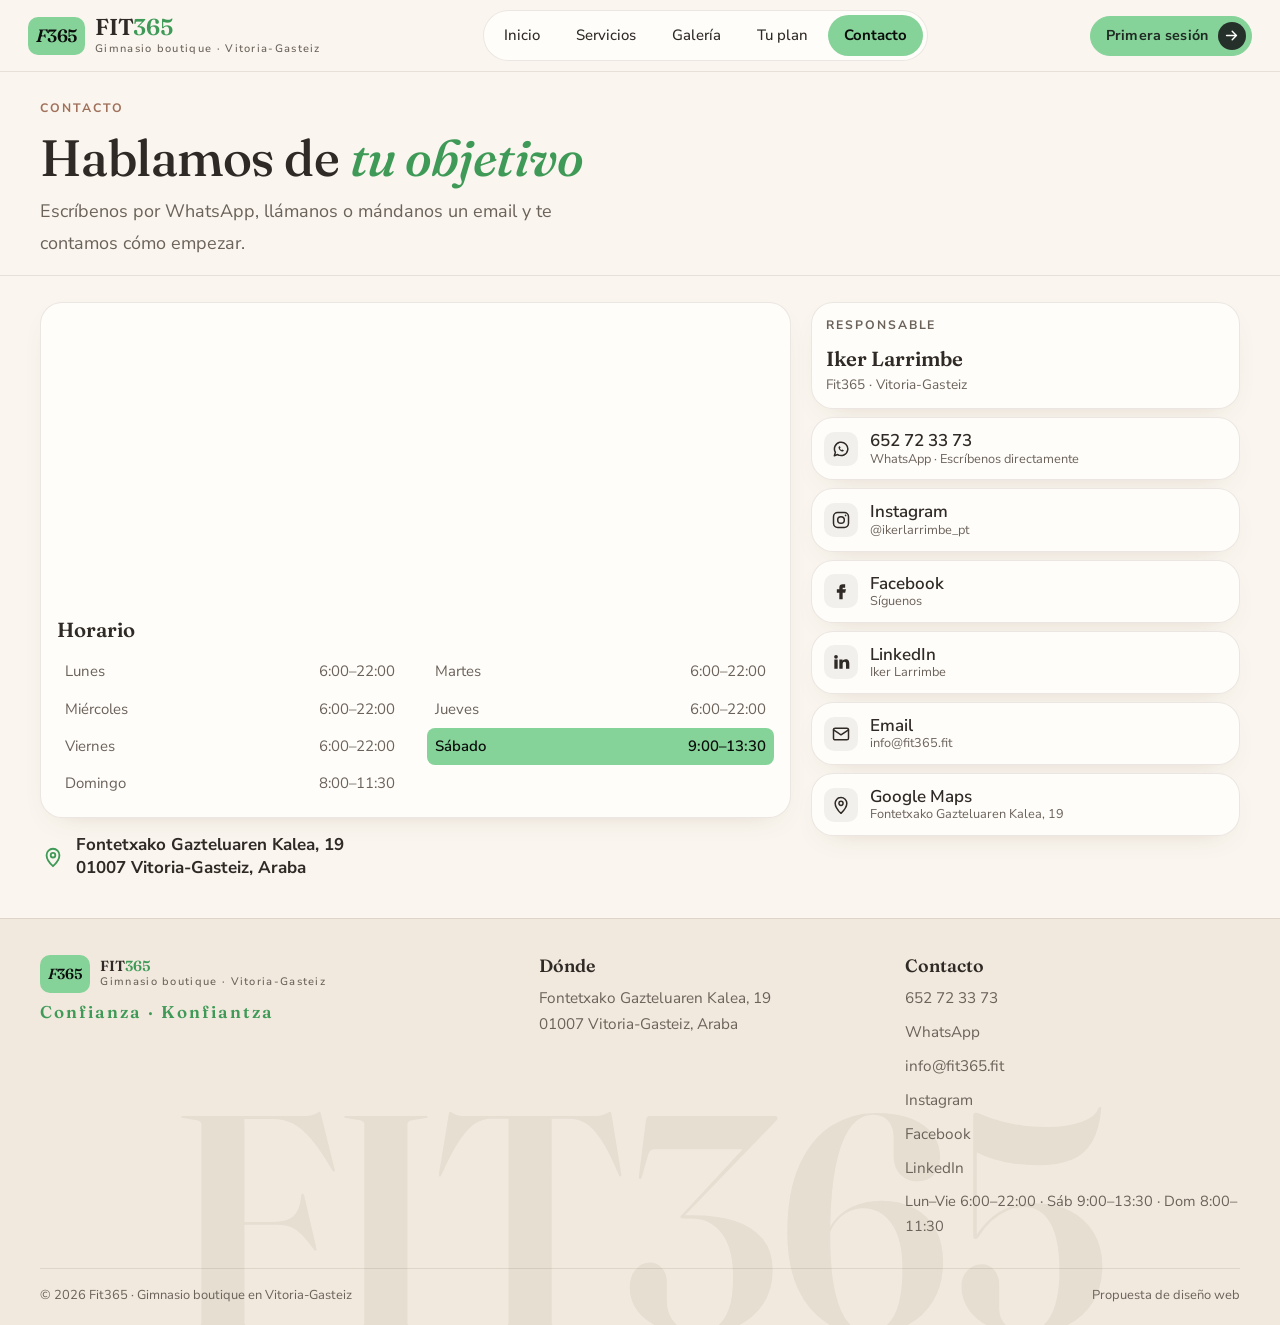
<file: contacto.html>
<!doctype html><html lang="es"><head><meta charset="utf-8"><meta name="viewport" content="width=device-width,initial-scale=1"><title>Contacto · Fit365 Vitoria-Gasteiz</title><meta name="description" content="Contacta con Fit365, entrenamiento personal en Vitoria-Gasteiz. Teléfono 652 72 33 73."><meta name="theme-color" content="#f6f7f4">
<meta property="og:title" content="Contacto · Fit365 Vitoria-Gasteiz"><meta property="og:description" content="Contacta con Fit365, entrenamiento personal en Vitoria-Gasteiz. Teléfono 652 72 33 73."><meta property="og:image" content="https://lh3.googleusercontent.com/gps-cs-s/ANWiy9Q2U6zAyzDCEZqHmc8WQFQ8y7mQwWJT0aYT1OIR032Qg7TMF3v2zaxjo2BTF3S9zoaNhRB7Az7M8hvb9YmtrIvDWG-oca4fxeAI-YsGqB-t4oLVMfjrM0M99s0jplXrd5ArydN-Uw=w1200">
<link rel="icon" href="favicon.svg" type="image/svg+xml"><link rel="preconnect" href="https://fonts.googleapis.com"><link rel="preconnect" href="https://fonts.gstatic.com" crossorigin>
<link href="https://fonts.googleapis.com/css2?family=Fraunces:ital,opsz,wght@0,9..144,400..600;1,9..144,400..600&family=Nunito+Sans:wght@400;600;700&display=swap" rel="stylesheet"><link rel="stylesheet" href="styles.css?v=1792850375"></head><body>
<header class="top"><a class="brand" href="index.html?v=1792850375"><span class="logo">F<i>365</i></span><span>FIT<em>365</em><small>Gimnasio boutique · Vitoria-Gasteiz</small></span></a>
<nav class="menu"><a href="index.html?v=1792850375">Inicio</a><a href="servicios.html?v=1792850375">Servicios</a><a href="galeria.html?v=1792850375">Galería</a><a href="plan.html?v=1792850375">Tu plan</a><a href="contacto.html?v=1792850375" class=on>Contacto</a></nav>
<div class="act"><a class="btn mag sm pri hcta" href="plan.html?v=1792850375"><span class="bt">Primera sesión</span><span class="ba"><svg viewBox="0 0 24 24" aria-hidden="true"><path d="M5 12h14M13 6l6 6-6 6"/></svg></span></a><button class="burger" aria-label="Menú" aria-expanded="false"><span></span><span></span></button></div></header>
<main><section class="phd pc"><div class="wrap"><p class="kick">Contacto</p><h1>Hablamos de <span class="hl">tu objetivo</span></h1><p class="lead">Escríbenos por WhatsApp, llámanos o mándanos un email y te contamos cómo empezar.</p></div></section>
<section class="sec pc"><div class="wrap cg"><div class="mcol"><div class="mapbox"><iframe title="Mapa de Fit365" loading="lazy" src="https://maps.google.com/maps?q=Fontetxako%20Gazteluaren%20Kalea%2019%2C%2001007%20Vitoria-Gasteiz&z=16&output=embed"></iframe>
<div class="hours"><b>Horario</b><ul id="hours"><li data-d="1"><span>Lunes</span><span>6:00–22:00</span></li><li data-d="2"><span>Martes</span><span>6:00–22:00</span></li><li data-d="3"><span>Miércoles</span><span>6:00–22:00</span></li><li data-d="4"><span>Jueves</span><span>6:00–22:00</span></li><li data-d="5"><span>Viernes</span><span>6:00–22:00</span></li><li data-d="6"><span>Sábado</span><span>9:00–13:30</span></li><li data-d="0"><span>Domingo</span><span>8:00–11:30</span></li></ul></div></div>
<a class="addr" href="https://www.google.com/maps/search/?api=1&query=Fit365%20Fontetxako%20Gazteluaren%20Kalea%2019%20Vitoria-Gasteiz" target="_blank" rel="noopener"><svg viewBox="0 0 24 24"><path d="M12 22s7-6.5 7-12a7 7 0 0 0-14 0c0 5.5 7 12 7 12z"/><circle cx="12" cy="10" r="2.5"/></svg><span><b>Fontetxako Gazteluaren Kalea, 19</b><b>01007 Vitoria-Gasteiz, Araba</b></span></a></div>
<aside class="cards"><div class="cc"><span class="cl">Responsable</span><b>Iker Larrimbe</b><small>Fit365 · Vitoria-Gasteiz</small></div>
<a class="soc wa" href="https://wa.me/34652723373?text=Hola%2C%20me%20gustar%C3%ADa%20empezar%20a%20entrenar%20en%20Fit365" target="_blank" rel="noopener"><svg viewBox="0 0 24 24"><path d="M4 20l1.3-4A8 8 0 1 1 8 18.7z"/><path d="M9 9.5c0 3 2.5 5.5 5.5 5.5l1-1.5-2-1-1 .8a4 4 0 0 1-1.8-1.8l.8-1-1-2z" class="f"/></svg><span><b>652 72 33 73</b><small>WhatsApp · Escríbenos directamente</small></span></a>
<a class="soc ig" href="https://www.instagram.com/ikerlarrimbe_pt/" target="_blank" rel="noopener"><svg viewBox="0 0 24 24"><rect x="3" y="3" width="18" height="18" rx="5"/><circle cx="12" cy="12" r="4"/><circle cx="17.5" cy="6.5" r="1" class="f"/></svg><span><b>Instagram</b><small>@ikerlarrimbe_pt</small></span></a>
<a class="soc fb" href="https://www.facebook.com/share/1EdTz6ERNZ/" target="_blank" rel="noopener"><svg viewBox="0 0 24 24"><path class="f" d="M14 8h3V4h-3a4 4 0 0 0-4 4v2H7v4h3v8h4v-8h3l1-4h-4V8.5c0-.3.2-.5.5-.5z"/></svg><span><b>Facebook</b><small>Síguenos</small></span></a>
<a class="soc li" href="https://es.linkedin.com/in/ikerlarrimbe" target="_blank" rel="noopener"><svg viewBox="0 0 24 24"><path class="f" d="M4 9h4v11H4zM6 3.5A2.2 2.2 0 1 1 6 8a2.2 2.2 0 0 1 0-4.5zM10 9h3.8v1.6c.6-1 1.9-1.9 3.7-1.9 3.6 0 4.5 2.3 4.5 5.4V20h-4v-5.2c0-1.3 0-3-1.8-3s-2.2 1.4-2.2 2.9V20h-4z"/></svg><span><b>LinkedIn</b><small>Iker Larrimbe</small></span></a>
<a class="soc em" href="mailto:info@fit365.fit"><svg viewBox="0 0 24 24"><rect x="3" y="5" width="18" height="14" rx="2"/><path d="M3 7l9 6 9-6"/></svg><span><b>Email</b><small>info@fit365.fit</small></span></a>
<a class="soc gm" href="https://www.google.com/maps/search/?api=1&query=Fit365%20Fontetxako%20Gazteluaren%20Kalea%2019%20Vitoria-Gasteiz" target="_blank" rel="noopener"><svg viewBox="0 0 24 24"><path d="M12 22s7-6.5 7-12a7 7 0 0 0-14 0c0 5.5 7 12 7 12z"/><circle cx="12" cy="10" r="2.5"/></svg><span><b>Google Maps</b><small>Fontetxako Gazteluaren Kalea, 19</small></span></a></aside></div></section></main>
<footer><div class="wrap fg"><div><a class="brand" href="index.html?v=1792850375"><span class="logo">F<i>365</i></span><span>FIT<em>365</em><small>Gimnasio boutique · Vitoria-Gasteiz</small></span></a><p class="motto">Confianza · Konfiantza</p></div>
<div><b>Dónde</b><a href="https://www.google.com/maps/search/?api=1&query=Fit365%20Fontetxako%20Gazteluaren%20Kalea%2019%20Vitoria-Gasteiz" target="_blank" rel="noopener">Fontetxako Gazteluaren Kalea, 19<br>01007 Vitoria-Gasteiz, Araba</a></div>
<div><b>Contacto</b><a href="tel:+34652723373">652 72 33 73</a><a href="https://wa.me/34652723373?text=Hola%2C%20me%20gustar%C3%ADa%20empezar%20a%20entrenar%20en%20Fit365" target="_blank" rel="noopener">WhatsApp</a><a href="mailto:info@fit365.fit">info@fit365.fit</a><a href="https://www.instagram.com/ikerlarrimbe_pt/" target="_blank" rel="noopener">Instagram</a><a href="https://www.facebook.com/share/1EdTz6ERNZ/" target="_blank" rel="noopener">Facebook</a><a href="https://es.linkedin.com/in/ikerlarrimbe" target="_blank" rel="noopener">LinkedIn</a><span>Lun–Vie 6:00–22:00 · Sáb 9:00–13:30 · Dom 8:00–11:30</span></div></div>
<div class="wrap legal"><span>© 2026 Fit365 · Gimnasio boutique en Vitoria-Gasteiz</span><span>Propuesta de diseño web</span></div></footer>

<div class="lb" hidden><button class="lbx" aria-label="Cerrar">✕</button><img alt=""></div>
<script src="script.js?v=1792850375"></script></body></html>
</file>
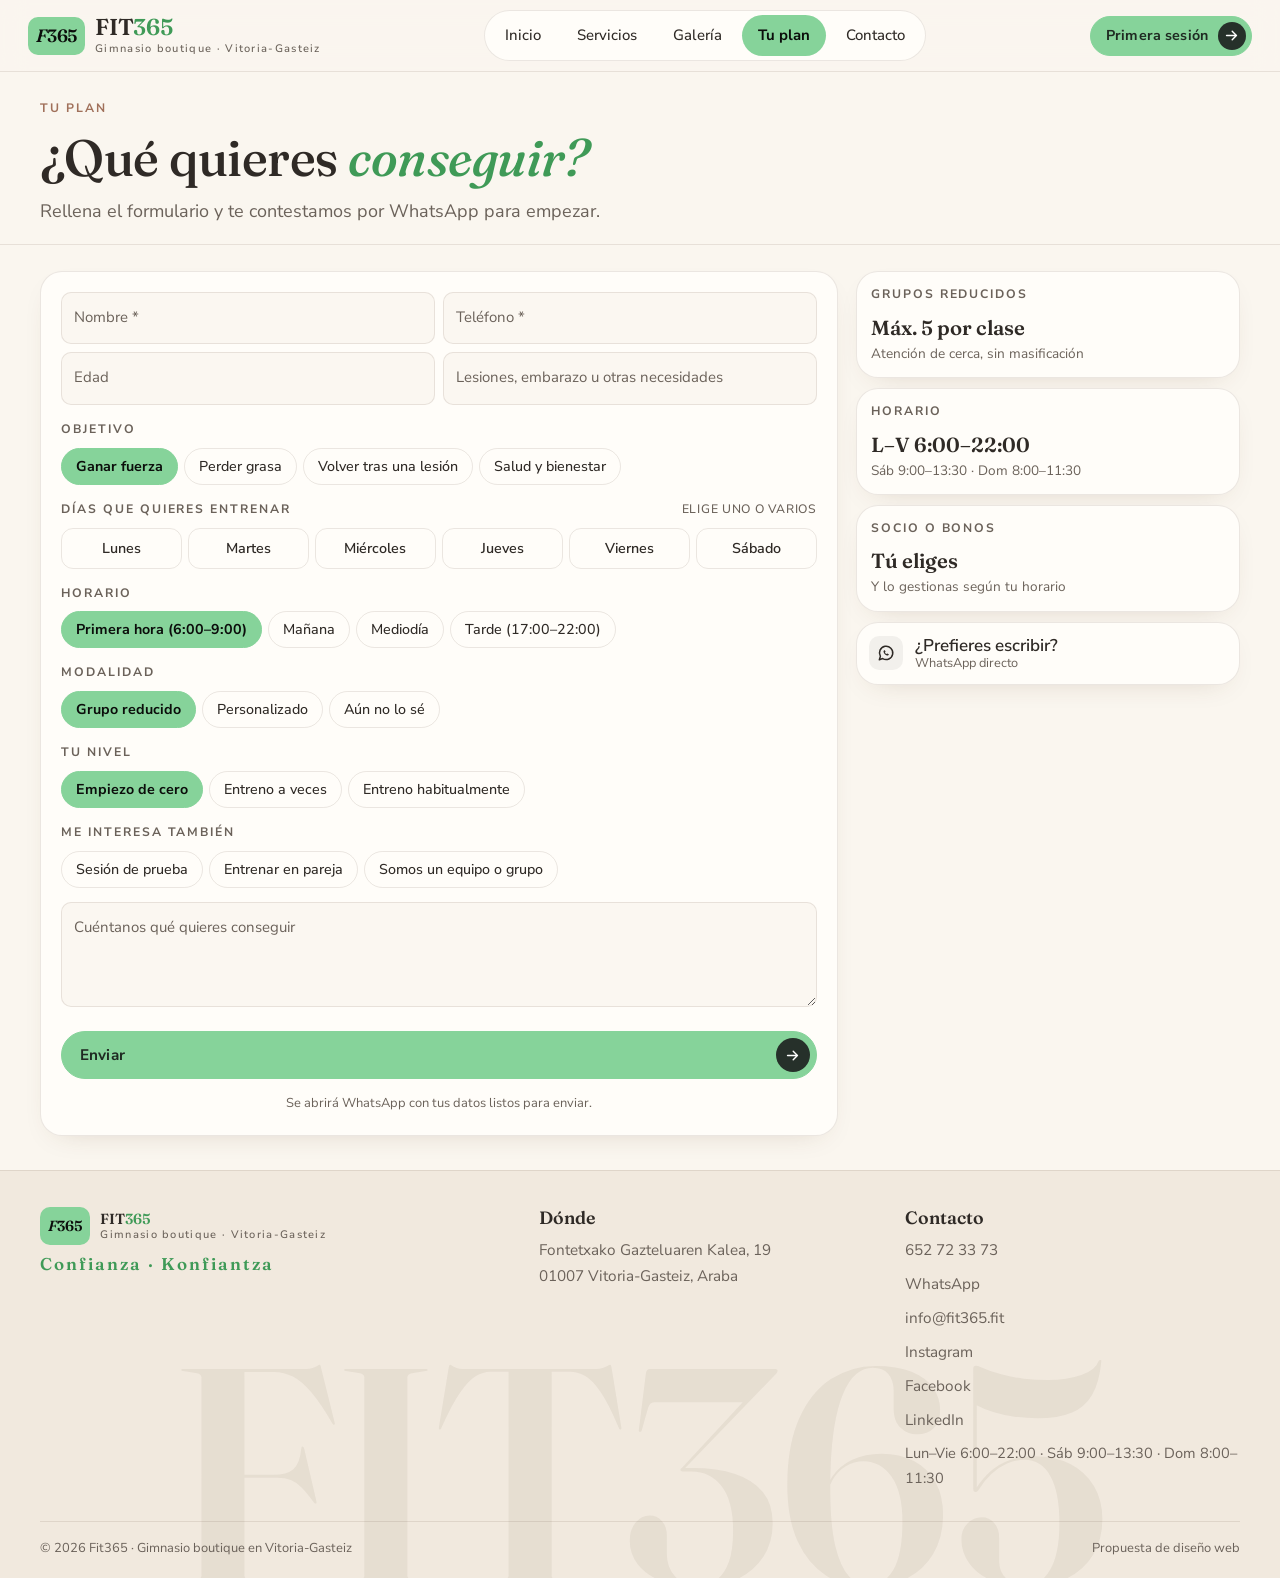
<file: plan.html>
<!doctype html><html lang="es"><head><meta charset="utf-8"><meta name="viewport" content="width=device-width,initial-scale=1"><title>Tu plan · Fit365 Vitoria-Gasteiz</title><meta name="description" content="Cuéntanos tu objetivo y los días que quieres entrenar en Fit365."><meta name="theme-color" content="#f6f7f4">
<meta property="og:title" content="Tu plan · Fit365 Vitoria-Gasteiz"><meta property="og:description" content="Cuéntanos tu objetivo y los días que quieres entrenar en Fit365."><meta property="og:image" content="https://lh3.googleusercontent.com/gps-cs-s/ANWiy9Q2U6zAyzDCEZqHmc8WQFQ8y7mQwWJT0aYT1OIR032Qg7TMF3v2zaxjo2BTF3S9zoaNhRB7Az7M8hvb9YmtrIvDWG-oca4fxeAI-YsGqB-t4oLVMfjrM0M99s0jplXrd5ArydN-Uw=w1200">
<link rel="icon" href="favicon.svg" type="image/svg+xml"><link rel="preconnect" href="https://fonts.googleapis.com"><link rel="preconnect" href="https://fonts.gstatic.com" crossorigin>
<link href="https://fonts.googleapis.com/css2?family=Fraunces:ital,opsz,wght@0,9..144,400..600;1,9..144,400..600&family=Nunito+Sans:wght@400;600;700&display=swap" rel="stylesheet"><link rel="stylesheet" href="styles.css?v=1792850375"></head><body>
<header class="top"><a class="brand" href="index.html?v=1792850375"><span class="logo">F<i>365</i></span><span>FIT<em>365</em><small>Gimnasio boutique · Vitoria-Gasteiz</small></span></a>
<nav class="menu"><a href="index.html?v=1792850375">Inicio</a><a href="servicios.html?v=1792850375">Servicios</a><a href="galeria.html?v=1792850375">Galería</a><a href="plan.html?v=1792850375" class=on>Tu plan</a><a href="contacto.html?v=1792850375">Contacto</a></nav>
<div class="act"><a class="btn mag sm pri hcta" href="plan.html?v=1792850375"><span class="bt">Primera sesión</span><span class="ba"><svg viewBox="0 0 24 24" aria-hidden="true"><path d="M5 12h14M13 6l6 6-6 6"/></svg></span></a><button class="burger" aria-label="Menú" aria-expanded="false"><span></span><span></span></button></div></header>
<main><section class="phd pc"><div class="wrap"><p class="kick">Tu plan</p><h1>¿Qué quieres <span class="hl">conseguir?</span></h1><p class="lead">Rellena el formulario y te contestamos por WhatsApp para empezar.</p></div></section>
<section class="sec pc"><div class="wrap pg">
<form class="calc form" id="cf" novalidate>
<div class="fs"><div class="fl"><input name="n" id="fn" placeholder=" " required autocomplete="name"><label for="fn">Nombre *</label></div><div class="fl"><input name="t" id="ft" type="tel" placeholder=" " required autocomplete="tel"><label for="ft">Teléfono *</label></div>
<div class="fl"><input name="e" id="fe" type="number" min="12" max="99" placeholder=" "><label for="fe">Edad</label></div><div class="fl"><input name="l" id="flx" placeholder=" "><label for="flx">Lesiones, embarazo u otras necesidades</label></div></div>
<div class="cstep"><span class="cl">Objetivo</span><div class="opts" id="go"><button type="button" class="opt on" data-g=fuerza>Ganar fuerza</button><button type="button" class="opt" data-g=peso>Perder grasa</button><button type="button" class="opt" data-g=lesion>Volver tras una lesión</button><button type="button" class="opt" data-g=salud>Salud y bienestar</button></div></div>
<div class="cstep"><span class="cl">Días que quieres entrenar <b id="dc">Elige uno o varios</b></span><div class="opts days" id="dy"><button type="button" class="opt">Lunes</button><button type="button" class="opt">Martes</button><button type="button" class="opt">Miércoles</button><button type="button" class="opt">Jueves</button><button type="button" class="opt">Viernes</button><button type="button" class="opt">Sábado</button></div></div>
<div class="cstep"><span class="cl">Horario</span><div class="opts" id="hh"><button type="button" class="opt on">Primera hora (6:00–9:00)</button><button type="button" class="opt">Mañana</button><button type="button" class="opt">Mediodía</button><button type="button" class="opt">Tarde (17:00–22:00)</button></div></div>
<div class="cstep"><span class="cl">Modalidad</span><div class="opts" id="md"><button type="button" class="opt on">Grupo reducido</button><button type="button" class="opt">Personalizado</button><button type="button" class="opt">Aún no lo sé</button></div></div>
<div class="cstep"><span class="cl">Tu nivel</span><div class="opts" id="nv"><button type="button" class="opt on">Empiezo de cero</button><button type="button" class="opt">Entreno a veces</button><button type="button" class="opt">Entreno habitualmente</button></div></div>
<div class="cstep"><span class="cl">Me interesa también</span><div class="opts" id="ex"><button type="button" class="opt">Sesión de prueba</button><button type="button" class="opt">Entrenar en pareja</button><button type="button" class="opt">Somos un equipo o grupo</button></div></div>
<div class="fl full"><textarea name="m" id="fm" rows="3" placeholder=" "></textarea><label for="fm">Cuéntanos qué quieres conseguir</label></div>
<button class="btn mag pri full" type="submit"><span class="bt">Enviar</span><span class="ba"><svg viewBox="0 0 24 24" aria-hidden="true"><path d="M5 12h14M13 6l6 6-6 6"/></svg></span></button><small class="note">Se abrirá WhatsApp con tus datos listos para enviar.</small></form>
<aside class="pinfo"><div class="cc"><span class="cl">Grupos reducidos</span><b>Máx. 5 por clase</b><small>Atención de cerca, sin masificación</small></div>
<div class="cc"><span class="cl">Horario</span><b>L–V 6:00–22:00</b><small>Sáb 9:00–13:30 · Dom 8:00–11:30</small></div>
<div class="cc"><span class="cl">Socio o bonos</span><b>Tú eliges</b><small>Y lo gestionas según tu horario</small></div>
<a class="soc wa" href="https://wa.me/34652723373?text=Hola%2C%20me%20gustar%C3%ADa%20empezar%20a%20entrenar%20en%20Fit365" target="_blank" rel="noopener"><svg viewBox="0 0 24 24"><path d="M4 20l1.3-4A8 8 0 1 1 8 18.7z"/><path d="M9 9.5c0 3 2.5 5.5 5.5 5.5l1-1.5-2-1-1 .8a4 4 0 0 1-1.8-1.8l.8-1-1-2z" class="f"/></svg><span><b>¿Prefieres escribir?</b><small>WhatsApp directo</small></span></a></aside>
</div></section></main>
<footer><div class="wrap fg"><div><a class="brand" href="index.html?v=1792850375"><span class="logo">F<i>365</i></span><span>FIT<em>365</em><small>Gimnasio boutique · Vitoria-Gasteiz</small></span></a><p class="motto">Confianza · Konfiantza</p></div>
<div><b>Dónde</b><a href="https://www.google.com/maps/search/?api=1&query=Fit365%20Fontetxako%20Gazteluaren%20Kalea%2019%20Vitoria-Gasteiz" target="_blank" rel="noopener">Fontetxako Gazteluaren Kalea, 19<br>01007 Vitoria-Gasteiz, Araba</a></div>
<div><b>Contacto</b><a href="tel:+34652723373">652 72 33 73</a><a href="https://wa.me/34652723373?text=Hola%2C%20me%20gustar%C3%ADa%20empezar%20a%20entrenar%20en%20Fit365" target="_blank" rel="noopener">WhatsApp</a><a href="mailto:info@fit365.fit">info@fit365.fit</a><a href="https://www.instagram.com/ikerlarrimbe_pt/" target="_blank" rel="noopener">Instagram</a><a href="https://www.facebook.com/share/1EdTz6ERNZ/" target="_blank" rel="noopener">Facebook</a><a href="https://es.linkedin.com/in/ikerlarrimbe" target="_blank" rel="noopener">LinkedIn</a><span>Lun–Vie 6:00–22:00 · Sáb 9:00–13:30 · Dom 8:00–11:30</span></div></div>
<div class="wrap legal"><span>© 2026 Fit365 · Gimnasio boutique en Vitoria-Gasteiz</span><span>Propuesta de diseño web</span></div></footer>

<div class="lb" hidden><button class="lbx" aria-label="Cerrar">✕</button><img alt=""></div>
<script src="script.js?v=1792850375"></script></body></html>
</file>
<file: styles.css>
:root{--bg:#f6f7f4;--bg2:#eceee9;--card:#fff;--ink:#141714;--mut:#5f665f;--line:rgba(20,23,20,.11);--acc:#a9c9ae;--accd:#4f7a5b;--paper:#f4f6f1}
*{box-sizing:border-box;margin:0}html{scroll-behavior:smooth}
body{font-family:'Nunito Sans',system-ui,sans-serif;background:var(--bg);color:var(--ink);line-height:1.6;overflow-x:hidden;-webkit-font-smoothing:antialiased}
a{color:inherit}img{max-width:100%;display:block}
h1,h2,h3,.brand,.trust b,.num{font-family:'Fraunces',Georgia,serif;font-weight:800;text-transform:none;letter-spacing:.01em;line-height:.98}
.wrap{width:min(1200px,100% - 40px);margin:0 auto}.hl{color:var(--accd)}
.kick,.cl{font-size:.74rem;font-weight:600;letter-spacing:.14em;text-transform:none;color:var(--mut);display:flex;align-items:center;gap:10px}
.top{position:sticky;top:0;z-index:40;display:flex;justify-content:space-between;align-items:center;gap:18px;padding:10px 28px;background:rgba(246,247,244,.88);backdrop-filter:blur(12px);border-bottom:1px solid var(--line)}
.brand{display:flex;align-items:center;gap:10px;text-decoration:none;font-size:1.35rem}.brand small{display:block;font:500 .64rem 'Nunito Sans',sans-serif;letter-spacing:.12em;color:var(--mut);text-transform:none}
.logo{width:38px;height:38px;border-radius:10px;background:var(--acc);color:#0b0d0b;display:grid;place-items:center;font-size:1.15rem}
.menu{display:flex;gap:4px;background:var(--card);border:1px solid var(--line);border-radius:99px;padding:4px}.menu a{text-decoration:none;font-size:.88rem;font-weight:500;padding:8px 16px;border-radius:99px;transition:background .25s,color .25s}.menu a:hover{background:rgba(0,0,0,.05)}.menu a.on{background:var(--acc);color:#0b0d0b}
.act{display:flex;align-items:center;gap:12px}
.btn{position:relative;display:inline-flex;align-items:center;gap:14px;text-decoration:none;font:600 .9rem 'Nunito Sans',sans-serif;padding:6px 6px 6px 18px;border-radius:99px;border:1px solid var(--ink);background:var(--ink);color:#fff;cursor:pointer;overflow:hidden;isolation:isolate;transition:transform .35s cubic-bezier(.2,.8,.2,1),color .35s}
.btn:before{content:"";position:absolute;inset:0;background:var(--acc);transform:translateY(101%);border-radius:inherit;transition:transform .45s cubic-bezier(.7,0,.2,1);z-index:-1}.btn:hover:before{transform:none}.btn:hover{color:#0b0d0b}
.ba{width:34px;height:34px;border-radius:50%;background:#fff;color:#141714;display:grid;place-items:center;overflow:hidden;flex:none}.ba svg{width:17px;fill:none;stroke:currentColor;stroke-width:2;stroke-linecap:round;stroke-linejoin:round}
.btn:hover .ba svg{animation:arr .5s cubic-bezier(.7,0,.2,1)}@keyframes arr{49%{transform:translateX(140%)}50%{transform:translateX(-140%)}100%{transform:none}}
.btn.pri{background:var(--acc);border-color:var(--acc);color:#0b0d0b}.btn.pri:hover{color:#fff}.btn.pri .ba{background:#141714;color:#fff}.btn.pri:before{background:var(--ink)}
.btn.ghost{background:transparent;color:var(--ink);border-color:rgba(0,0,0,.25)}.btn.ghost:hover{color:#0b0d0b;border-color:var(--acc)}.btn.ghost .ba{background:var(--ink);color:#fff}
.btn.sm{font-size:.84rem;padding:5px 5px 5px 15px;gap:10px}.btn.sm .ba{width:28px;height:28px}.btn.full{width:100%;justify-content:space-between}.btn:active{transform:scale(.97)}.btn:focus-visible{outline:2px solid var(--acc);outline-offset:3px}
.btns{display:flex;flex-wrap:wrap;gap:12px;margin:24px 0 0}
.burger{display:none;background:none;border:0;width:42px;height:42px;cursor:pointer}.burger span{display:block;height:2px;background:var(--ink);margin:7px 9px}
/* hero */
.hero{padding:30px 0 40px;position:relative;overflow:hidden}.hero:before{content:"";position:absolute;right:-10%;top:-20%;width:60%;height:120%;background:radial-gradient(circle,rgba(122,160,128,.14),transparent 60%);pointer-events:none}
.hg{display:grid;grid-template-columns:1.05fr .95fr;gap:44px;align-items:center;position:relative}
.live{display:inline-flex;align-items:center;gap:8px;background:var(--card);border:1px solid var(--line);padding:6px 12px;border-radius:99px;color:var(--ink)}.live:before{content:"";width:8px;height:8px;border-radius:50%;background:var(--c,#a9c9ae);animation:ping 1.4s infinite}@keyframes ping{50%{opacity:.35;transform:scale(.7)}}
.hero h1{font-size:clamp(2.8rem,6vw,5rem);margin:14px 0 14px}
.rot{display:inline-grid;color:var(--accd)}.rot .w{grid-area:1/1;opacity:0;transform:translateY(40%);transition:opacity .5s,transform .5s cubic-bezier(.2,.8,.2,1)}.rot .w.on{opacity:1;transform:none}.rot .w.out{opacity:0;transform:translateY(-40%)}
.lead{font-size:1rem;color:var(--mut);max-width:560px}
.trust{list-style:none;padding:0;display:grid;grid-template-columns:repeat(4,1fr);margin-top:22px;border-top:1px solid var(--line)}.trust li{padding:12px 12px 0 0}.trust b{display:block;font-size:1.7rem;color:var(--ink)}.trust span{font-size:.78rem;color:var(--mut)}
.frame{position:relative;border-radius:22px;overflow:hidden;border:1px solid var(--line);box-shadow:0 40px 80px -30px rgba(80,120,90,.25)}.hero-img{width:100%;aspect-ratio:16/11;object-fit:cover;transform:scale(1.06);animation:zm 10s ease-out forwards}@keyframes zm{to{transform:none}}
.badge{position:absolute;left:16px;bottom:16px;background:rgba(255,255,255,.92);backdrop-filter:blur(8px);border:1px solid var(--line);border-radius:14px;padding:10px 14px;color:var(--accd);font-size:.85rem;display:grid}.badge b{font:600 1.6rem 'Fraunces',Georgia,serif;color:var(--ink);line-height:1}.badge small{color:var(--mut);font-size:.72rem}
/* secciones */
.sec{padding:42px 0}.sec.dark{background:var(--bg2);border-block:1px solid var(--line)}.sec.soft{background:#fff}
.sh{display:flex;flex-direction:column;gap:8px;margin-bottom:22px;max-width:760px}.sh.row{flex-direction:row;justify-content:space-between;align-items:flex-end;max-width:none;flex-wrap:wrap;gap:12px}
h2{font-size:clamp(2rem,4vw,3.1rem)}
.sgrid{display:grid;grid-template-columns:repeat(4,1fr);gap:12px}
.scard{background:var(--card);border:1px solid var(--line);border-radius:18px;padding:20px;display:flex;flex-direction:column;gap:8px;position:relative;overflow:hidden;transition:transform .35s,border-color .35s}
.scard:after{content:"";position:absolute;left:0;bottom:0;height:3px;width:100%;background:var(--acc);transform:scaleX(0);transform-origin:left;transition:transform .5s cubic-bezier(.7,0,.2,1)}.scard:hover{transform:translateY(-4px);border-color:rgba(122,160,128,.4)}.scard:hover:after{transform:none}
.num{color:var(--accd);font-size:.95rem;letter-spacing:.06em}.scard h3{font-size:1.5rem}.scard p{color:var(--mut);font-size:.88rem}
/* plan */
.qg{display:grid;grid-template-columns:.9fr 1.1fr;gap:44px;align-items:center}.qg h2{margin:10px 0 12px}
.calc{background:var(--card);border:1px solid var(--line);border-radius:22px;padding:20px;display:grid;gap:14px}
.cl{justify-content:space-between;margin-bottom:8px}.cl b{color:var(--ink);font:600 1.15rem 'Fraunces',Georgia,serif;letter-spacing:.02em}
.opts{display:flex;flex-wrap:wrap;gap:6px}.opt{font:500 .84rem 'Nunito Sans',sans-serif;padding:8px 14px;border-radius:99px;border:1px solid var(--line);background:transparent;color:var(--ink);cursor:pointer;transition:.25s}.opt:hover{border-color:rgba(0,0,0,.35)}.opt.on{background:var(--acc);color:#0b0d0b;border-color:var(--acc)}
input[type=range]{width:100%;-webkit-appearance:none;appearance:none;height:6px;border-radius:99px;background:linear-gradient(90deg,var(--acc) var(--p,50%),rgba(0,0,0,.1) var(--p,50%));outline:none}
input[type=range]::-webkit-slider-thumb{-webkit-appearance:none;width:22px;height:22px;border-radius:50%;background:#fff;border:5px solid var(--acc);cursor:grab}input[type=range]::-moz-range-thumb{width:14px;height:14px;border-radius:50%;background:#0b0d0b;border:5px solid var(--acc)}
.week{display:grid;grid-template-columns:repeat(6,1fr);gap:6px}.day{background:#0f120f;border:1px solid var(--line);border-radius:12px;padding:8px 6px;text-align:center;min-height:86px;display:flex;flex-direction:column;gap:4px;transition:border-color .3s,background .3s}
.day small{font-size:.7rem;color:var(--mut);font-weight:600;letter-spacing:.08em}.day b{font:600 .95rem 'Fraunces',Georgia,serif;text-transform:none;line-height:1.05}.day i{font-style:normal;font-size:.68rem;color:var(--mut)}
.day.act{border-color:var(--acc);background:rgba(122,160,128,.07)}.day.act b{color:var(--accd)}.day.new{animation:pop .4s}@keyframes pop{0%{transform:scale(.9);opacity:.4}}
/* galería */
.gal{display:grid;grid-template-columns:1.4fr 1fr 1fr;gap:10px}.g{position:relative;border:0;padding:0;border-radius:18px;overflow:hidden;cursor:zoom-in;background:#000;aspect-ratio:4/5}.g1{aspect-ratio:auto}
.g img{width:100%;height:100%;object-fit:cover;transition:transform .8s,opacity .4s}.g:hover img{transform:scale(1.06);opacity:.8}
.g span{position:absolute;left:12px;bottom:12px;font:600 1.1rem 'Fraunces',Georgia,serif;text-transform:none;color:#fff;background:rgba(11,13,11,.6);padding:4px 10px;border-radius:8px}
.lb{position:fixed;inset:0;z-index:70;background:rgba(0,0,0,.94);display:grid;place-items:center;padding:20px}.lb[hidden]{display:none}.lb img{max-height:88vh;border-radius:12px}.lbx{position:absolute;top:14px;right:20px;background:none;border:0;color:#fff;font-size:1.8rem;cursor:pointer}
/* pasos */
.steps{list-style:none;padding:0;display:grid;grid-template-columns:repeat(4,1fr);gap:24px;counter-reset:s}.steps li{counter-increment:s;padding-top:22px;position:relative}.steps li:before{content:"0" counter(s);font:600 .95rem 'Fraunces',Georgia,serif;color:var(--accd);position:absolute;top:0}
.steps b{font:600 1.3rem 'Fraunces',Georgia,serif;text-transform:none;display:block;margin-bottom:4px}.steps p{color:var(--mut);font-size:.88rem}
.prog{height:2px;background:var(--line);margin-top:18px;border-radius:2px;overflow:hidden}.prog i{display:block;height:100%;background:var(--acc);transform:scaleX(var(--pp,0));transform-origin:left}
/* opiniones */
.rev{display:grid;grid-template-columns:repeat(3,1fr);gap:12px}blockquote{background:var(--card);border:1px solid var(--line);border-radius:18px;padding:18px;display:flex;flex-direction:column;justify-content:space-between;gap:12px;transition:transform .4s,border-color .4s}
blockquote:hover{transform:translateY(-4px);border-color:rgba(122,160,128,.4)}blockquote:before{content:"★★★★★";color:var(--accd);letter-spacing:3px;font-size:.85rem}blockquote p{font-size:.95rem}cite{font-style:normal;font-size:.8rem;color:var(--mut)}cite b{color:var(--ink)}
.lnk{color:var(--accd);font-weight:600;text-decoration:none}
/* faq */
.fq{display:grid;grid-template-columns:.8fr 1.2fr;gap:44px}.faq{border-top:1px solid var(--line)}details{border-bottom:1px solid var(--line)}
summary{list-style:none;cursor:pointer;display:flex;justify-content:space-between;align-items:center;gap:20px;padding:12px 0;font-weight:600}summary::-webkit-details-marker{display:none}
.pm{width:26px;height:26px;border-radius:50%;border:1px solid var(--line);position:relative;flex:none;transition:transform .35s,background .3s}.pm:before,.pm:after{content:"";position:absolute;left:50%;top:50%;width:10px;height:2px;background:var(--ink);transform:translate(-50%,-50%)}.pm:after{transform:translate(-50%,-50%) rotate(90deg);transition:transform .35s}
details[open] .pm{background:var(--acc);border-color:var(--acc);transform:rotate(180deg)}details[open] .pm:before,details[open] .pm:after{background:#0b0d0b}details[open] .pm:after{transform:translate(-50%,-50%)}details p{color:var(--mut);padding:0 40px 14px 0;font-size:.92rem}
.cta{background:var(--acc);color:#0b0d0b;padding:34px 0}.ci{display:flex;justify-content:space-between;align-items:center;gap:24px;flex-wrap:wrap}.ci h2{font-size:clamp(1.9rem,4vw,3rem)}.ci .btns{margin:0}
.cta .btn.pri{background:#0b0d0b;border-color:#0b0d0b;color:#fff}.cta .btn.pri .ba{background:var(--acc);color:#0b0d0b}.cta .btn.pri:before{background:#fff}.cta .btn.pri:hover{color:#0b0d0b}.cta .btn.ghost{color:#0b0d0b;border-color:rgba(0,0,0,.4)}.cta .btn.ghost .ba{background:#0b0d0b;color:var(--acc)}.cta .btn.ghost:before{background:#0b0d0b}.cta .btn.ghost:hover{color:var(--acc)}
/* contacto */
.phd{padding:38px 0 24px;border-bottom:1px solid var(--line)}.phd h1{font-size:clamp(2.4rem,5vw,3.8rem);margin:10px 0 10px}.phd.pc{padding:26px 0 16px}.phd.pc h1{font-size:clamp(2rem,4vw,3rem)}
.sec.pc{padding:26px 0 34px}.cg{display:grid;grid-template-columns:1.4fr .8fr;gap:20px;align-items:start}
.mapbox{background:var(--card);border:1px solid var(--line);border-radius:18px;overflow:hidden}.mapbox iframe{width:100%;height:300px;border:0;display:block}
.hours{padding:14px 16px}.hours b{font:600 1.2rem 'Fraunces',Georgia,serif;text-transform:none}.hours ul{list-style:none;padding:0;margin-top:6px;display:grid;grid-template-columns:1fr 1fr;gap:0 24px}.hours li{display:flex;justify-content:space-between;padding:6px 8px;border-radius:8px;font-size:.88rem;color:var(--mut)}.hours li.today{background:var(--acc);color:#0b0d0b;font-weight:600}
.cards{display:grid;gap:8px}
.soc{position:relative;overflow:hidden;isolation:isolate;display:flex;align-items:center;gap:12px;padding:12px;border-radius:14px;border:1px solid var(--line);background:var(--card);text-decoration:none;transition:color .35s,border-color .35s,transform .3s}
.soc:before{content:"";position:absolute;inset:0;z-index:-1;transform:translateY(101%);transition:transform .45s cubic-bezier(.7,0,.2,1)}.soc.wa:before{background:#25d366}.soc.tl:before{background:var(--acc)}.soc.gm:before{background:linear-gradient(90deg,#4285f4,#34a853 40%,#fbbc05 70%,#ea4335)}
.soc:hover{color:#0b0d0b;border-color:transparent;transform:translateY(-3px)}.soc.gm:hover{color:#fff}.soc:hover:before{transform:none}
.soc svg{width:34px;height:34px;flex:none;padding:7px;border-radius:10px;background:rgba(0,0,0,.05);fill:none;stroke:currentColor;stroke-width:1.8;stroke-linecap:round;stroke-linejoin:round;transition:background .35s,transform .45s}.soc .f{fill:currentColor;stroke:none}.soc:hover svg{background:rgba(255,255,255,.25);transform:rotate(-10deg)}
.soc span{display:grid;line-height:1.25}.soc b{font-weight:600}.soc small{font-size:.75rem;color:var(--mut);transition:color .35s}.soc:hover small{color:inherit;opacity:.8}
.cc{background:var(--card);border:1px solid var(--line);border-radius:14px;padding:12px 14px;display:grid;gap:2px}.cc b{font:600 1.2rem 'Fraunces',Georgia,serif;text-transform:none}.cc small{color:var(--mut);font-size:.8rem}.urgc{background:var(--acc);color:#0b0d0b;border-color:var(--acc)}.urgc .cl,.urgc small{color:#1d3a10}
footer{background:#e9ebe6;border-top:1px solid var(--line);padding:36px 0 18px;color:var(--mut)}.fg{display:grid;grid-template-columns:1.4fr 1fr 1fr;gap:30px}.fg>div{display:flex;flex-direction:column;gap:8px}.fg .brand{color:var(--ink)}.motto{font:600 1rem 'Fraunces',Georgia,serif;letter-spacing:.12em;color:var(--accd);text-transform:none}.fg b{color:var(--ink);font:600 1.05rem 'Fraunces',Georgia,serif;text-transform:none}.fg a{text-decoration:none;font-size:.9rem}.fg a:hover{color:var(--accd)}.fg span{font-size:.86rem}
.legal{display:flex;justify-content:space-between;flex-wrap:wrap;gap:10px;border-top:1px solid var(--line);margin-top:30px;padding-top:16px;font-size:.76rem}
.hg>*,.qg>*,.fq>*,.cg>*{min-width:0}
.mbar{display:none}
.reveal{opacity:0;transform:translateY(26px);transition:opacity .8s cubic-bezier(.2,.7,.2,1),transform .8s cubic-bezier(.2,.7,.2,1)}.reveal.in{opacity:1;transform:none}
@media(max-width:1020px){.menu{display:none;position:absolute;top:100%;left:16px;right:16px;flex-direction:column;border-radius:16px;padding:8px}.menu.open{display:flex}.burger{display:block}.hcta{display:none}
.hg,.qg,.fq,.cg{grid-template-columns:1fr}.sgrid{grid-template-columns:1fr 1fr}.steps{grid-template-columns:1fr 1fr}.rev{grid-template-columns:1fr 1fr}.gal{grid-template-columns:1fr 1fr}.g1{grid-column:1/-1;aspect-ratio:16/10}}
@media(max-width:600px){.top{padding:10px 16px}.sgrid,.steps,.rev,.fg{grid-template-columns:1fr}.trust{grid-template-columns:1fr 1fr}.sec{padding:34px 0}.hero{padding:20px 0 30px}.btns .btn{flex:1 1 100%;justify-content:space-between}.week{grid-template-columns:repeat(3,1fr)}.hours ul{grid-template-columns:1fr}
.mbar{display:grid;grid-template-columns:repeat(3,1fr);position:fixed;left:10px;right:10px;bottom:10px;z-index:50;background:#fff;border:1px solid var(--line);border-radius:18px;padding:6px;box-shadow:0 20px 40px rgba(0,0,0,.15)}.mbar a{display:flex;flex-direction:column;align-items:center;gap:2px;color:var(--ink);text-decoration:none;font-size:.72rem;font-weight:600;padding:8px 0;border-radius:12px}.mbar a.hi{background:var(--acc);color:#0b0d0b}.mbar svg{width:20px;height:20px;fill:none;stroke:currentColor;stroke-width:1.8;stroke-linecap:round;stroke-linejoin:round}footer{padding-bottom:100px}}
@media(prefers-reduced-motion:reduce){*,*:before,*:after{animation:none!important;transition:none!important}.reveal{opacity:1;transform:none}}
.logo{width:auto;min-width:38px;padding:0 8px;font-size:1.05rem}.logo i{font-style:normal}.brand em{font-style:normal;color:var(--accd)}
.gopts{display:grid;grid-template-columns:1fr 1fr;gap:10px}.gcard{background:var(--card);border:1px solid var(--line);border-radius:18px;padding:18px;text-decoration:none;display:grid;gap:4px;position:relative;overflow:hidden;isolation:isolate;transition:color .35s,transform .3s}
.gcard:before{content:"";position:absolute;inset:0;background:var(--acc);transform:translateY(101%);transition:transform .45s cubic-bezier(.7,0,.2,1);z-index:-1}.gcard:hover{color:#0b0d0b;transform:translateY(-3px)}.gcard:hover:before{transform:none}
.gcard b{font:600 1.35rem 'Fraunces',Georgia,serif;text-transform:none;line-height:1.05}.gcard span{font-size:.84rem;color:var(--mut);transition:color .35s}.gcard:hover span{color:#1d3a10}
.det{display:grid;gap:26px}.drow{display:grid;grid-template-columns:1fr 1fr;gap:36px;align-items:center}.drow.flip .dimg{order:2}.dimg{border-radius:20px;overflow:hidden;aspect-ratio:16/11;border:1px solid var(--line)}.dimg img{width:100%;height:100%;object-fit:cover;transition:transform .8s}.drow:hover .dimg img{transform:scale(1.05)}
.dtx h2{margin:6px 0 10px;font-size:clamp(1.7rem,3.2vw,2.5rem)}.chk{list-style:none;padding:0;margin:14px 0 18px;display:grid;gap:6px}.chk li{display:flex;gap:10px;align-items:center;font-size:.92rem}.chk li:before{content:"";width:18px;height:18px;border-radius:50%;flex:none;background:var(--acc) url("data:image/svg+xml,%3Csvg xmlns='http://www.w3.org/2000/svg' viewBox='0 0 24 24' fill='none' stroke='%230b0d0b' stroke-width='3.5'%3E%3Cpath d='M5 12l5 5 9-10'/%3E%3C/svg%3E") center/11px no-repeat}
.hgrid{display:grid;grid-template-columns:repeat(3,1fr);gap:12px}.hgrid .cc{padding:18px}.hgrid .cc b{font-size:1.9rem}
.pg{display:grid;grid-template-columns:1fr 1fr;gap:18px;align-items:start}.pg>*{min-width:0}.stp{font:600 1.3rem 'Fraunces',Georgia,serif;text-transform:none;color:var(--accd)}
.fs{display:grid;grid-template-columns:1fr 1fr;gap:8px}.fl{position:relative}.fl.full{grid-column:1/-1}
.fl input,.fl textarea{width:100%;font:inherit;font-size:.92rem;color:var(--ink);padding:18px 12px 6px;border:1px solid var(--line);border-radius:10px;background:var(--bg);transition:border-color .25s,box-shadow .25s;resize:vertical}
.fl input:focus,.fl textarea:focus{outline:none;border-color:var(--acc);box-shadow:0 0 0 4px rgba(122,160,128,.12)}
.fl label{position:absolute;left:13px;top:13px;color:var(--mut);font-size:.88rem;pointer-events:none;transition:.2s}
.fl input:focus+label,.fl input:not(:placeholder-shown)+label,.fl textarea:focus+label,.fl textarea:not(:placeholder-shown)+label{top:4px;font-size:.66rem;color:var(--accd)}
.fl.err input{border-color:#ff6b4a}.note{color:var(--mut);font-size:.76rem;text-align:center}
.cc.lk{text-decoration:none;transition:transform .3s}.cc.lk:hover{transform:translateY(-3px)}
@media(max-width:1020px){.pg,.drow{grid-template-columns:1fr}.drow.flip .dimg{order:0}}
@media(max-width:600px){.hgrid,.fs{grid-template-columns:1fr}.gopts{grid-template-columns:1fr 1fr}.gcard{padding:14px}}
.logo{white-space:nowrap}.calc{grid-template-columns:minmax(0,1fr)}.day b{font-size:.86rem;overflow-wrap:anywhere;hyphens:auto}
.logo{grid-auto-flow:column}.week{grid-template-columns:repeat(3,1fr)}.day{min-height:74px}.day b{overflow-wrap:normal;font-size:.95rem}
.day b{overflow-wrap:break-word}@media(max-width:600px){.day{padding:8px 4px}.day b{font-size:.8rem}.calc{padding:16px}}
@media(max-width:600px){.day b{font-size:.74rem;letter-spacing:0}}


.soc.ig:before{background:linear-gradient(45deg,#feda75,#fa7e1e,#d62976,#962fbf,#4f5bd5)}.soc.ig:hover,.soc.em:hover{color:#fff}.soc.em:before{background:#141714}
.scard,blockquote,.calc,.gcard,.soc,.cc,.mapbox{box-shadow:0 1px 2px rgba(0,0,0,.04)}
.days{display:grid;grid-template-columns:repeat(6,1fr);gap:6px}.days .opt{padding:10px 0;font-weight:600;border-radius:12px}
.pg{grid-template-columns:1.35fr .65fr}.pinfo{display:grid;gap:10px;position:sticky;top:84px}
@media(max-width:1020px){.pg{grid-template-columns:1fr}.pinfo{position:static}}
@media(max-width:600px){.days{grid-template-columns:repeat(3,1fr)}}
.cstep.bad .cl{color:#e5482a}.cstep.bad .days .opt{border-color:#e5482a}.fl.err input{border-color:#e5482a}
#dc{font:500 .72rem 'Nunito Sans',sans-serif;letter-spacing:.06em;color:var(--mut)}
.mcol{display:grid;gap:12px;min-width:0}.addr{display:flex;align-items:center;gap:12px;text-decoration:none;padding:4px 2px}.addr svg{width:22px;height:22px;flex:none;fill:none;stroke:var(--accd);stroke-width:2;stroke-linecap:round;stroke-linejoin:round}.addr span{display:grid;line-height:1.35}.addr b{font-weight:700;font-size:1rem}.addr:hover b{color:var(--accd)}
.tabs{display:grid;grid-template-columns:repeat(6,1fr);gap:6px;margin-bottom:12px}.tab{font:inherit;color:var(--ink);background:var(--card);border:1px solid var(--line);border-radius:14px;padding:10px 4px;cursor:pointer;display:grid;gap:0;transition:background .25s,border-color .25s,transform .2s}.tab b{font:600 1.25rem 'Fraunces',Georgia,serif;text-transform:none}.tab small{font-size:.72rem;color:var(--mut)}.tab:hover{border-color:rgba(0,0,0,.3)}.tab.on{background:var(--ink);color:#fff;border-color:var(--ink)}.tab.on small{color:#cfd5cf}.tab.td b:after{content:" · hoy";font-size:.8rem;color:var(--accd)}.tab.on.td b:after{color:var(--acc)}
.slots{display:grid;grid-template-columns:repeat(4,1fr);gap:8px}.slot{background:var(--card);border:1px solid var(--line);border-radius:14px;padding:12px 14px;display:flex;justify-content:space-between;align-items:center;gap:10px;text-decoration:none;position:relative;overflow:hidden;isolation:isolate;transition:color .3s,transform .25s;animation:pop .35s both}
.slot:before{content:"";position:absolute;inset:0;background:var(--acc);transform:translateY(101%);transition:transform .4s cubic-bezier(.7,0,.2,1);z-index:-1}.slot:hover{transform:translateY(-2px)}.slot:hover:before{transform:none}
.slot b{font:600 1.3rem 'Fraunces',Georgia,serif}.slot span{display:grid;line-height:1.2}.slot small{font-size:.74rem;color:var(--mut)}.slot em{font-style:normal;font-size:.72rem;font-weight:600;padding:4px 9px;border-radius:99px;background:var(--bg);white-space:nowrap}
.slot.now{border-color:var(--acc);box-shadow:0 0 0 3px rgba(122,160,128,.35)}.slot.now em{background:var(--acc)}.slot.past{opacity:.45}
.leg{display:flex;gap:18px;flex-wrap:wrap;margin-top:12px;font-size:.78rem;color:var(--mut)}.leg span{display:flex;align-items:center;gap:6px}.leg i{width:10px;height:10px;border-radius:50%}.l1{background:var(--acc)}.l2{background:#fff;border:1px solid var(--line)}.l3{background:#cfd3cc}
.tgrid{display:grid;grid-template-columns:repeat(3,1fr);gap:12px;align-items:stretch}.tcard{background:var(--card);border:1px solid var(--line);border-radius:20px;padding:22px;display:flex;flex-direction:column;gap:8px;position:relative;transition:transform .35s}.tcard:hover{transform:translateY(-4px)}.tcard h3{font-size:2.2rem}.tcard p{color:var(--mut);font-size:.9rem}.tcard .chk{margin:6px 0 14px;flex:1}
.tcard.hot{background:var(--ink);color:#fff;border-color:var(--ink)}.tcard.hot p,.tcard.hot .cl{color:#cfd5cf}.tag{position:absolute;top:18px;right:18px;background:var(--acc);color:#0b0d0b;font-size:.7rem;font-weight:700;padding:4px 10px;border-radius:99px}
@media(max-width:1020px){.slots{grid-template-columns:repeat(3,1fr)}.tgrid{grid-template-columns:1fr}}
@media(max-width:600px){.tabs{grid-template-columns:repeat(3,1fr)}.slots{grid-template-columns:1fr 1fr}.slot{padding:10px}.slot em{display:none}}
.dsec{padding:28px 0}.det{grid-template-columns:repeat(3,1fr);gap:12px}.drow{grid-template-columns:110px 1fr;gap:14px;align-items:start;background:var(--card);border:1px solid var(--line);border-radius:16px;padding:12px}.drow.flip .dimg{order:0}
.drow .dimg{aspect-ratio:1;border-radius:12px}.drow .dtx h2{font-size:1.35rem;margin:2px 0 4px}.drow .lead{font-size:.82rem;line-height:1.45}.drow .chk{margin:8px 0 10px;gap:3px}.drow .chk li{font-size:.8rem}.drow .chk li:before{width:14px;height:14px;background-size:9px}.drow .num{font-size:.8rem}
@media(max-width:1020px){.det{grid-template-columns:1fr}.drow{grid-template-columns:96px 1fr}}
@media(min-width:1021px){.dsec{padding:34px 0}.drow{grid-template-columns:1fr;padding:12px 12px 16px}.drow .dimg{aspect-ratio:16/9}.drow .dtx{padding:0 6px}}
/* detalle servicios compacto v3 */
.dsec{padding:22px 0}.det{gap:10px}.drow,.drow.flip{grid-template-columns:64px 1fr!important;gap:12px;padding:12px!important;border-radius:14px;align-items:start}
.drow .dimg{aspect-ratio:1!important;border-radius:10px}.drow .dtx{padding:0!important}.drow .num{font-size:.7rem}.drow .dtx h2{font-size:1.05rem;margin:0 0 3px}
.drow .lead{font-size:.76rem;line-height:1.4;margin:0}.drow .chk{display:flex;flex-wrap:wrap;gap:4px;margin:6px 0 8px}.drow .chk li{font-size:.68rem;padding:2px 8px;border-radius:99px;background:var(--bg);gap:0}.drow .chk li:before{display:none}
.drow .btn.sm{font-size:.74rem;padding:3px 3px 3px 12px;gap:8px}.drow .btn.sm .ba{width:22px;height:22px}.drow .btn.sm .ba svg{width:13px}
@media(max-width:600px){.drow .chk{display:none}.drow .lead{margin-bottom:8px}.drow,.drow.flip{grid-template-columns:52px 1fr!important}}
/* v4 un poco mayor */
.dsec{padding:30px 0}.det{gap:12px}.drow,.drow.flip{grid-template-columns:96px 1fr!important;gap:16px;padding:16px!important;border-radius:16px}.drow .dimg{border-radius:12px}
.drow .num{font-size:.8rem}.drow .dtx h2{font-size:1.4rem;margin:2px 0 5px}.drow .lead{font-size:.86rem;line-height:1.45}.drow .chk{gap:5px;margin:8px 0 12px}.drow .chk li{font-size:.74rem;padding:3px 10px}
.drow .btn.sm{font-size:.82rem;padding:4px 4px 4px 14px;gap:10px}.drow .btn.sm .ba{width:26px;height:26px}.drow .btn.sm .ba svg{width:15px}
@media(max-width:600px){.drow .chk{display:flex}.drow,.drow.flip{grid-template-columns:72px 1fr!important;padding:14px!important}.drow .dtx h2{font-size:1.25rem}}
@media(max-width:600px){.drow .chk{display:none}.drow .lead{margin-bottom:10px}}
.pcat{background:var(--card);border:1px solid var(--line);border-radius:18px;padding:6px 20px 8px;margin-bottom:12px}.pcat h3{font-size:1.25rem;color:var(--accd);padding:14px 0 6px}
.plist{list-style:none;padding:0}.plist li{display:flex;align-items:center;gap:14px;padding:12px 0;border-top:1px solid var(--line)}.plist li:first-child{border-top:0}
.pn{display:grid;line-height:1.3}.pn b{font-weight:600;font-size:.98rem}.pn small{color:var(--mut);font-size:.8rem}
.plist i{flex:1;border-bottom:2px dotted rgba(0,0,0,.15);transform:translateY(4px);min-width:20px}
.pp{font:600 1.3rem 'Fraunces',Georgia,serif;white-space:nowrap}
.pp.ask{font:600 .8rem 'Nunito Sans',sans-serif;text-decoration:none;padding:7px 14px;border-radius:99px;border:1px solid var(--line);position:relative;overflow:hidden;isolation:isolate;transition:color .3s,border-color .3s}
.pp.ask:before{content:"";position:absolute;inset:0;background:var(--acc);transform:translateY(101%);transition:transform .4s cubic-bezier(.7,0,.2,1);z-index:-1}.pp.ask:hover{border-color:var(--acc)}.pp.ask:hover:before{transform:none}
@media(min-width:1021px){#precios .wrap>div:not(.sh){}#precios .wrap{display:grid;grid-template-columns:repeat(3,1fr);gap:12px}#precios .sh{grid-column:1/-1}.pcat{margin:0}}
@media(max-width:600px){.pcat{padding:4px 14px 6px}.plist i{display:none}.plist li{justify-content:space-between}}
.pp{flex:none}
.soc.fb:before{background:#1877f2}.soc.li:before{background:#0a66c2}.soc.fb:hover,.soc.li:hover{color:#fff}
footer{position:relative;overflow:hidden;isolation:isolate}
footer:after{content:"FIT365";position:absolute;left:50%;bottom:-.16em;transform:translateX(-50%);font:600 clamp(7rem,24vw,22rem)/1 'Fraunces',Georgia,serif;letter-spacing:-.01em;color:rgba(20,23,20,.06);white-space:nowrap;pointer-events:none;z-index:-1}
@media(max-width:600px){footer:after{bottom:96px;font-size:27vw}}
@media(max-width:600px){footer{padding-bottom:24px}footer:after{bottom:20px}}

/* ---- estilo suave y elegante ---- */
html{font-size:17px}body{line-height:1.7;color:var(--ink)}
:root{--ink:#26302a;--mut:#5c665f;--bg:#f7f6f2;--bg2:#eef0eb}
h1,h2,h3,.brand,.trust b,.num{font-weight:500;letter-spacing:-.01em;line-height:1.12}
.hero h1{font-size:clamp(2.4rem,4.6vw,4rem);font-weight:500}h2{font-size:clamp(1.8rem,3.2vw,2.6rem)}.hl{font-style:italic;font-weight:500}
.kick,.cl{text-transform:uppercase;letter-spacing:.16em;font-weight:700;font-size:.72rem}
.lead{font-size:1.06rem;line-height:1.75}
.btn{font-weight:700;letter-spacing:.01em}.btn.pri{color:#1f2a22}.btn.pri .ba{background:#26302a}
.scard,.calc,blockquote,.gcard,.pcat,.drow,.cc,.soc,.mapbox{border-radius:22px}
.logo{font-family:'Fraunces',Georgia,serif;font-weight:600;font-style:italic}.brand{font-weight:600}
.trust b{font-weight:500}.day b,.slot b,.tab b{font-weight:600}
.reveal{transform:translateY(14px);transition-duration:1s}
.rot .w{transform:translateY(20%)}.rot .w.out{transform:translateY(-20%)}
.hero:before{background:radial-gradient(circle,rgba(169,201,174,.35),transparent 60%)}
.menu a.on,.opt.on,.tab.on{font-weight:700}
.tcard h3,.pcat h3{font-weight:500}
.cta h2{font-weight:500}
.fg b{font-weight:600}
/* vídeo */
.vsec{padding:10px 0 42px}.vbox{position:relative;border-radius:26px;overflow:hidden;aspect-ratio:16/9;background:#1d2420 center/cover no-repeat;box-shadow:0 30px 60px -30px rgba(40,60,45,.45);cursor:pointer;border:0;width:100%;display:block;padding:0}
.vbox:before{content:"";position:absolute;inset:0;background:linear-gradient(180deg,rgba(0,0,0,0) 45%,rgba(20,28,22,.55))}
.vplay{position:absolute;left:50%;top:50%;transform:translate(-50%,-50%);width:86px;height:86px;border-radius:50%;background:rgba(255,255,255,.92);display:grid;place-items:center;transition:transform .4s,background .3s}.vplay svg{width:30px;margin-left:5px;fill:#4f7a5b}
.vbox:hover .vplay{transform:translate(-50%,-50%) scale(1.08);background:#fff}
.vcap{position:absolute;left:24px;bottom:20px;color:#fff;text-align:left;display:grid}.vcap b{font:500 1.5rem 'Fraunces',Georgia,serif}.vcap small{opacity:.85;font-size:.9rem}
.vbox iframe{position:absolute;inset:0;width:100%;height:100%;border:0}
@media(max-width:600px){.vplay{width:66px;height:66px}.vcap{left:16px;bottom:12px}.vcap b{font-size:1.15rem}}
:root{--acc:#aad8b2;--accd:#4e9160}
.hvid{position:relative;aspect-ratio:16/9;background:#e3ece4}.hvid iframe{position:absolute;inset:0;width:100%;height:100%;border:0}
.frame .badge{left:auto;right:14px;top:14px;bottom:auto}
.hero:before{background:radial-gradient(circle,rgba(170,216,178,.45),transparent 60%)}
:root{--acc:#86d39a;--accd:#3f9a57}
.hero:before{background:radial-gradient(circle,rgba(134,211,154,.4),transparent 60%)}
.hvid{overflow:hidden;background:#dfeee2}.hvid iframe{top:50%;left:50%;inset:auto;width:132%;height:132%;transform:translate(-50%,-50%);pointer-events:none}
/* vídeo de fondo en portada */
.hbgv{min-height:min(640px,82vh);display:flex;align-items:center;padding:40px 0 50px}.hbgv:before{display:none}
.hbgv .hg{grid-template-columns:minmax(0,600px);position:relative;z-index:2;width:min(1200px,100% - 40px)}
.hbg{position:absolute;inset:0;overflow:hidden;z-index:0;background:#e4efe6}
.hbg iframe{position:absolute;top:50%;left:62%;transform:translate(-50%,-50%);border:0;pointer-events:none;width:var(--vw,100%);height:var(--vh,100%)}
.hbg:after{content:"";position:absolute;inset:0;background:linear-gradient(90deg,rgba(247,246,242,1) 0%,rgba(247,246,242,.96) 30%,rgba(247,246,242,.55) 52%,rgba(247,246,242,.08) 75%,rgba(247,246,242,0) 100%),linear-gradient(0deg,rgba(247,246,242,1) 0%,rgba(247,246,242,0) 22%),linear-gradient(180deg,rgba(247,246,242,.7) 0%,rgba(247,246,242,0) 14%)}
.hbgv .live{background:rgba(255,255,255,.85)}
@media(max-width:1020px){.hbg iframe{left:50%}.hbg:after{background:linear-gradient(90deg,rgba(247,246,242,.97) 0%,rgba(247,246,242,.8) 55%,rgba(247,246,242,.35) 100%),linear-gradient(0deg,rgba(247,246,242,1) 0%,rgba(247,246,242,0) 25%)}}
@media(max-width:600px){.hbgv{display:block;min-height:0;padding:0 0 30px}.hbg{bottom:auto;height:64vw}.hbg:after{background:linear-gradient(0deg,rgba(247,246,242,1) 0%,rgba(247,246,242,0) 45%),linear-gradient(180deg,rgba(247,246,242,.5) 0%,rgba(247,246,242,0) 20%)}.hbgv .hg{padding-top:50vw;width:calc(100% - 40px)}}
.hbgimg{display:none;position:absolute;inset:0;width:100%;height:100%;object-fit:cover}
@media(max-width:600px){.hbgimg{display:block}.hbg iframe{display:none}}
/* ---- acogedor: tonos cálidos ---- */
:root{--bg:#faf6ef;--bg2:#f3ece2;--card:#fffdf9;--ink:#2f2a26;--mut:#6b625a;--line:rgba(90,70,50,.12);--rose:#f3ddd0}
body{background:var(--bg)}.top{background:rgba(250,246,239,.9)}.menu{background:#fffdf9}
.sec.soft{background:#fffaf3}.sec.dark{background:var(--bg2)}footer{background:#f1e9de}footer:after{color:rgba(90,70,50,.07)}
.hbg:after{background:linear-gradient(90deg,rgba(250,246,239,1) 0%,rgba(250,246,239,.96) 30%,rgba(250,246,239,.55) 52%,rgba(250,246,239,.08) 75%,rgba(250,246,239,0) 100%),linear-gradient(0deg,rgba(250,246,239,1) 0%,rgba(250,246,239,0) 22%),linear-gradient(180deg,rgba(250,246,239,.7) 0%,rgba(250,246,239,0) 14%)}
@media(max-width:1020px){.hbg:after{background:linear-gradient(90deg,rgba(250,246,239,.97) 0%,rgba(250,246,239,.8) 55%,rgba(250,246,239,.35) 100%),linear-gradient(0deg,rgba(250,246,239,1) 0%,rgba(250,246,239,0) 25%)}}
@media(max-width:600px){.hbg:after{background:linear-gradient(0deg,rgba(250,246,239,1) 0%,rgba(250,246,239,0) 45%),linear-gradient(180deg,rgba(250,246,239,.5) 0%,rgba(250,246,239,0) 20%)}}
.scard,blockquote,.gcard,.pcat,.drow,.cc,.soc,.mapbox,.calc{box-shadow:0 10px 30px -18px rgba(90,60,30,.25)}
blockquote{background:#fffdf9}blockquote:before{color:#e0a487}
.fl input,.fl textarea{background:#fbf7f1}
.kick{color:#a0705a}
.g{background:#efe6da}.g span{background:rgba(255,253,249,.92);color:var(--ink);font-family:'Nunito Sans',sans-serif;font-weight:700;font-size:.8rem;border-radius:99px;padding:5px 12px}
/* galería inicio 4 fotos */
.gal4{grid-template-columns:1.3fr 1fr 1fr;grid-template-rows:auto auto}.gal4 .g1{grid-row:span 2;aspect-ratio:auto}.gal4 .g:not(.g1){aspect-ratio:4/3}
@media(max-width:1020px){.gal4{grid-template-columns:1fr 1fr}.gal4 .g1{grid-column:1/-1;grid-row:auto;aspect-ratio:4/3}}
/* página galería */
.gf{margin-top:16px}.masonry{columns:3 280px;column-gap:12px}.g.m{display:block;width:100%;aspect-ratio:auto;margin:0 0 12px;break-inside:avoid;border-radius:20px}.g.m img{height:auto;min-height:160px}
.g.m:nth-child(3n+1) img{aspect-ratio:4/5;object-fit:cover}.g.m:nth-child(3n+2) img{aspect-ratio:1;object-fit:cover}.g.m:nth-child(3n) img{aspect-ratio:4/3;object-fit:cover}
/* lightbox */
.lb{background:rgba(30,26,22,.92)}.lbc{position:absolute;bottom:18px;left:0;right:0;text-align:center;color:#f5efe6;font:500 1.05rem 'Fraunces',Georgia,serif}
.lbn{position:absolute;top:50%;transform:translateY(-50%);width:52px;height:52px;border-radius:50%;border:0;background:rgba(255,255,255,.9);color:#2f2a26;font-size:2rem;line-height:1;cursor:pointer}.lbn.pv{left:16px}.lbn.nx{right:16px}.lbn:hover{background:#fff}
.lb img{max-width:min(1100px,92vw);max-height:80vh;cursor:pointer}
@media(max-width:600px){.lbn{width:42px;height:42px;top:auto;bottom:56px;transform:none}}
@media(max-width:600px){.g span{font-size:.72rem;padding:4px 10px;left:8px;bottom:8px;right:8px;width:max-content;max-width:calc(100% - 16px)}}
.trust{grid-template-columns:repeat(3,1fr)}@media(max-width:600px){.trust{grid-template-columns:repeat(3,1fr)}}
</file>
